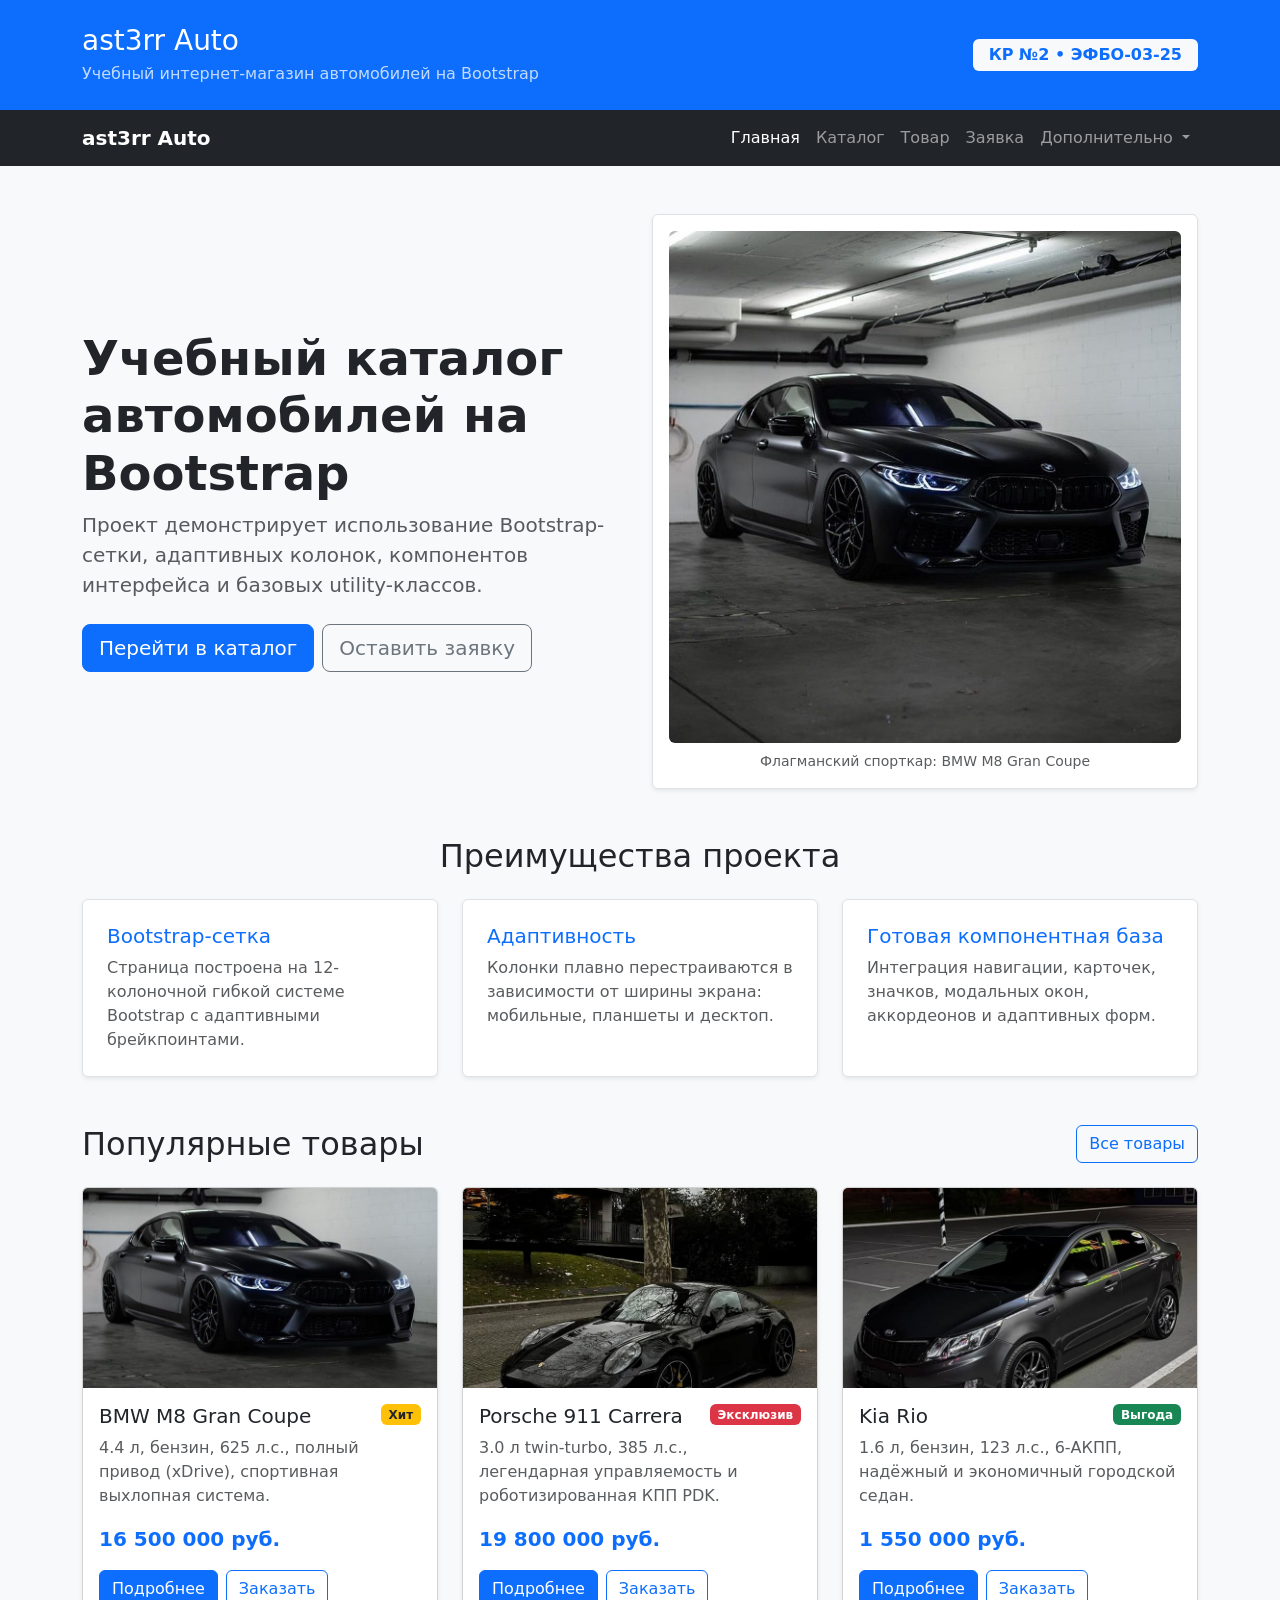
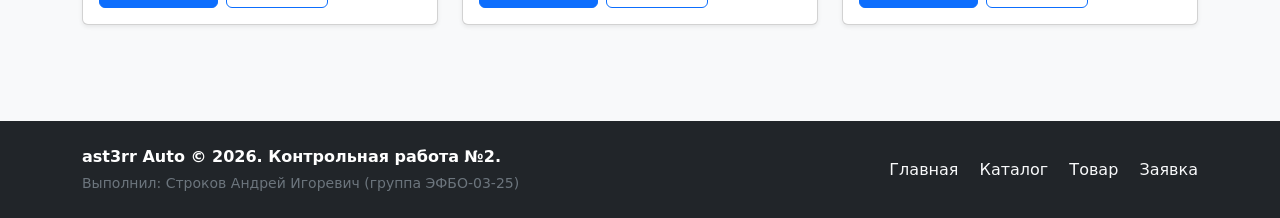
<file: index.html>
<!DOCTYPE html>
<html lang="ru">
<head>
  <meta charset="UTF-8">
  <meta name="viewport" content="width=device-width, initial-scale=1.0">
  <title>Главная — ast3rr Auto | Bootstrap Shop</title>
  <link
    href="https://cdn.jsdelivr.net/npm/bootstrap@5.3.3/dist/css/bootstrap.min.css"
    rel="stylesheet"
  >
  <link rel="stylesheet" href="css/custom.css">
</head>
<body class="bg-light">
  <!-- Шапка страницы -->
  <header class="bg-primary text-white py-4">
    <div class="container">
      <div class="row align-items-center">
        <div class="col-12 col-md-8">
          <h1 class="h3 mb-1">ast3rr Auto</h1>
          <p class="mb-0 opacity-75">
            Учебный интернет-магазин автомобилей на Bootstrap
          </p>
        </div>
        <div class="col-12 col-md-4 text-md-end mt-3 mt-md-0">
          <span class="badge bg-light text-primary fs-6 px-3 py-2">
            КР №2 • ЭФБО-03-25
          </span>
        </div>
      </div>
    </div>
  </header>

  <!-- Bootstrap-навигация -->
  <nav class="navbar navbar-expand-lg navbar-dark bg-dark sticky-top">
    <div class="container">
      <a class="navbar-brand fw-bold" href="index.html">ast3rr Auto</a>
      <button
        class="navbar-toggler"
        type="button"
        data-bs-toggle="collapse"
        data-bs-target="#mainNavbar"
        aria-controls="mainNavbar"
        aria-expanded="false"
        aria-label="Переключить навигацию"
      >
        <span class="navbar-toggler-icon"></span>
      </button>
      <div class="collapse navbar-collapse" id="mainNavbar">
        <ul class="navbar-nav ms-auto">
          <li class="nav-item">
            <a class="nav-link active" aria-current="page" href="index.html">
              Главная
            </a>
          </li>
          <li class="nav-item">
            <a class="nav-link" href="catalog.html">Каталог</a>
          </li>
          <li class="nav-item">
            <a class="nav-link" href="product.html">Товар</a>
          </li>
          <li class="nav-item">
            <a class="nav-link" href="order.html">Заявка</a>
          </li>
          <li class="nav-item dropdown">
            <a
              class="nav-link dropdown-toggle"
              href="#"
              role="button"
              data-bs-toggle="dropdown"
              aria-expanded="false"
            >
              Дополнительно
            </a>
            <ul class="dropdown-menu dropdown-menu-end">
              <li><a class="dropdown-item" href="catalog.html">Все автомобили</a></li>
              <li><a class="dropdown-item" href="order.html">Оформить заявку</a></li>
              <li><hr class="dropdown-divider"></li>
              <li><a class="dropdown-item" href="#popular">Популярные модели</a></li>
            </ul>
          </li>
        </ul>
      </div>
    </div>
  </nav>

  <!-- Основной контент страницы -->
  <main>
    <!-- Hero-блок на Bootstrap-сетке -->
    <section class="container my-5">
      <div class="row align-items-center g-4">
        <div class="col-12 col-lg-6">
          <h2 class="display-5 fw-bold">
            Учебный каталог автомобилей на Bootstrap
          </h2>
          <p class="lead text-muted">
            Проект демонстрирует использование Bootstrap-сетки, адаптивных колонок, компонентов интерфейса и базовых utility-классов.
          </p>
          <div class="d-flex flex-wrap gap-2 pt-2">
            <a class="btn btn-primary btn-lg" href="catalog.html">
              Перейти в каталог
            </a>
            <a class="btn btn-outline-secondary btn-lg" href="order.html">
              Оставить заявку
            </a>
          </div>
        </div>
        <div class="col-12 col-lg-6">
          <div class="p-3 bg-white border rounded shadow-sm text-center">
            <img src="images/bmw-m8.jpg" class="img-fluid rounded" alt="BMW M8 Gran Coupe">
            <p class="small text-muted mt-2 mb-0">Флагманский спорткар: BMW M8 Gran Coupe</p>
          </div>
        </div>
      </div>
    </section>

    <!-- Блок преимуществ -->
    <section class="container my-5">
      <h2 class="text-center mb-4">Преимущества проекта</h2>
      <div class="row g-4">
        <div class="col-12 col-md-4">
          <div class="p-4 border rounded h-100 bg-white shadow-sm">
            <h3 class="h5 text-primary">Bootstrap-сетка</h3>
            <p class="mb-0 text-muted">
              Страница построена на 12-колоночной гибкой системе Bootstrap с адаптивными брейкпоинтами.
            </p>
          </div>
        </div>
        <div class="col-12 col-md-4">
          <div class="p-4 border rounded h-100 bg-white shadow-sm">
            <h3 class="h5 text-primary">Адаптивность</h3>
            <p class="mb-0 text-muted">
              Колонки плавно перестраиваются в зависимости от ширины экрана: мобильные, планшеты и десктоп.
            </p>
          </div>
        </div>
        <div class="col-12 col-md-4">
          <div class="p-4 border rounded h-100 bg-white shadow-sm">
            <h3 class="h5 text-primary">Готовая компонентная база</h3>
            <p class="mb-0 text-muted">
              Интеграция навигации, карточек, значков, модальных окон, аккордеонов и адаптивных форм.
            </p>
          </div>
        </div>
      </div>
    </section>

    <!-- Сетка популярных товаров -->
    <section class="container my-5" id="popular">
      <div class="d-flex justify-content-between align-items-center mb-4">
        <h2 class="mb-0">Популярные товары</h2>
        <a class="btn btn-outline-primary" href="catalog.html">
          Все товары
        </a>
      </div>
      <div class="row g-4">
        <div class="col-12 col-md-6 col-lg-4">
          <div class="card h-100 shadow-sm">
            <img src="images/bmw-m8.jpg" class="card-img-top" alt="BMW M8 Gran Coupe">
            <div class="card-body d-flex flex-column">
              <div class="d-flex justify-content-between align-items-start mb-2">
                <h3 class="card-title h5 mb-0">BMW M8 Gran Coupe</h3>
                <span class="badge bg-warning text-dark">Хит</span>
              </div>
              <p class="card-text text-muted">
                4.4 л, бензин, 625 л.с., полный привод (xDrive), спортивная выхлопная система.
              </p>
              <p class="fw-bold fs-5 mt-auto text-primary">16 500 000 руб.</p>
              <div class="d-flex gap-2">
                <a class="btn btn-primary" href="product.html">Подробнее</a>
                <button
                  class="btn btn-outline-primary"
                  type="button"
                  data-bs-toggle="modal"
                  data-bs-target="#orderModal"
                  data-bs-model="BMW M8 Gran Coupe"
                >
                  Заказать
                </button>
              </div>
            </div>
          </div>
        </div>

        <div class="col-12 col-md-6 col-lg-4">
          <div class="card h-100 shadow-sm">
            <img src="images/porsche-911.jpg" class="card-img-top" alt="Porsche 911 Carrera">
            <div class="card-body d-flex flex-column">
              <div class="d-flex justify-content-between align-items-start mb-2">
                <h3 class="card-title h5 mb-0">Porsche 911 Carrera</h3>
                <span class="badge bg-danger">Эксклюзив</span>
              </div>
              <p class="card-text text-muted">
                3.0 л twin-turbo, 385 л.с., легендарная управляемость и роботизированная КПП PDK.
              </p>
              <p class="fw-bold fs-5 mt-auto text-primary">19 800 000 руб.</p>
              <div class="d-flex gap-2">
                <a class="btn btn-primary" href="product.html">Подробнее</a>
                <button
                  class="btn btn-outline-primary"
                  type="button"
                  data-bs-toggle="modal"
                  data-bs-target="#orderModal"
                  data-bs-model="Porsche 911 Carrera"
                >
                  Заказать
                </button>
              </div>
            </div>
          </div>
        </div>

        <div class="col-12 col-md-6 col-lg-4">
          <div class="card h-100 shadow-sm">
            <img src="images/kia-rio.jpg" class="card-img-top" alt="Kia Rio">
            <div class="card-body d-flex flex-column">
              <div class="d-flex justify-content-between align-items-start mb-2">
                <h3 class="card-title h5 mb-0">Kia Rio</h3>
                <span class="badge bg-success">Выгода</span>
              </div>
              <p class="card-text text-muted">
                1.6 л, бензин, 123 л.с., 6-АКПП, надёжный и экономичный городской седан.
              </p>
              <p class="fw-bold fs-5 mt-auto text-primary">1 550 000 руб.</p>
              <div class="d-flex gap-2">
                <a class="btn btn-primary" href="product.html">Подробнее</a>
                <button
                  class="btn btn-outline-primary"
                  type="button"
                  data-bs-toggle="modal"
                  data-bs-target="#orderModal"
                  data-bs-model="Kia Rio"
                >
                  Заказать
                </button>
              </div>
            </div>
          </div>
        </div>
      </div>
    </section>
  </main>

  <!-- Модальное окно быстрой заявки -->
  <div
    class="modal fade"
    id="orderModal"
    tabindex="-1"
    aria-labelledby="orderModalLabel"
    aria-hidden="true"
  >
    <div class="modal-dialog modal-dialog-centered">
      <div class="modal-content">
        <div class="modal-header">
          <h2 class="modal-title h5" id="orderModalLabel">
            Быстрая заявка на автомобиль
          </h2>
          <button
            type="button"
            class="btn-close"
            data-bs-dismiss="modal"
            aria-label="Закрыть"
          ></button>
        </div>
        <div class="modal-body">
          <p class="text-muted small">
            Оставьте свои контактные данные, и персональный менеджер ast3rr Auto свяжется с вами в течение 15 минут.
          </p>
          <form id="quickOrderForm">
            <div class="mb-3">
              <label for="modal-name" class="form-label">Ваше имя *</label>
              <input id="modal-name" type="text" class="form-control" placeholder="Иван" required>
            </div>
            <div class="mb-3">
              <label for="modal-phone" class="form-label">Номер телефона *</label>
              <div class="input-group">
                <span class="input-group-text">+7</span>
                <input id="modal-phone" type="tel" class="form-control" placeholder="(999) 000-00-00" required>
              </div>
            </div>
            <div class="mb-3">
              <label for="modal-model" class="form-label">Интересующая модель</label>
              <select id="modal-model" class="form-select">
                <option value="BMW M8 Gran Coupe" selected>BMW M8 Gran Coupe</option>
                <option value="Porsche 911 Carrera">Porsche 911 Carrera</option>
                <option value="Kia Rio">Kia Rio</option>
                <option value="Honda Civic">Honda Civic</option>
              </select>
            </div>
            <div class="form-check mb-3">
              <input id="modal-agree" class="form-check-input" type="checkbox" checked required>
              <label class="form-check-label small text-muted" for="modal-agree">
                Согласен на обработку персональных данных
              </label>
            </div>
          </form>
        </div>
        <div class="modal-footer">
          <button type="button" class="btn btn-secondary" data-bs-dismiss="modal">
            Закрыть
          </button>
          <button type="submit" form="quickOrderForm" class="btn btn-primary">
            Отправить заявку
          </button>
        </div>
      </div>
    </div>
  </div>

  <!-- Подвал страницы -->
  <footer class="bg-dark text-white py-4 mt-5">
    <div class="container">
      <div class="row align-items-center g-3">
        <div class="col-12 col-md-6">
          <p class="mb-1 fw-bold">ast3rr Auto &copy; 2026. Контрольная работа №2.</p>
          <p class="mb-0 text-secondary small">
            Выполнил: Строков Андрей Игоревич (группа ЭФБО-03-25)
          </p>
        </div>
        <div class="col-12 col-md-6 text-md-end">
          <a class="text-light text-decoration-none me-3" href="index.html">Главная</a>
          <a class="text-light text-decoration-none me-3" href="catalog.html">Каталог</a>
          <a class="text-light text-decoration-none me-3" href="product.html">Товар</a>
          <a class="text-light text-decoration-none" href="order.html">Заявка</a>
        </div>
      </div>
    </div>
  </footer>

  <!-- Bootstrap JS Bundle c Popper -->
  <script
    src="https://cdn.jsdelivr.net/npm/bootstrap@5.3.3/dist/js/bootstrap.bundle.min.js">
  </script>
</body>
</html>
</file>
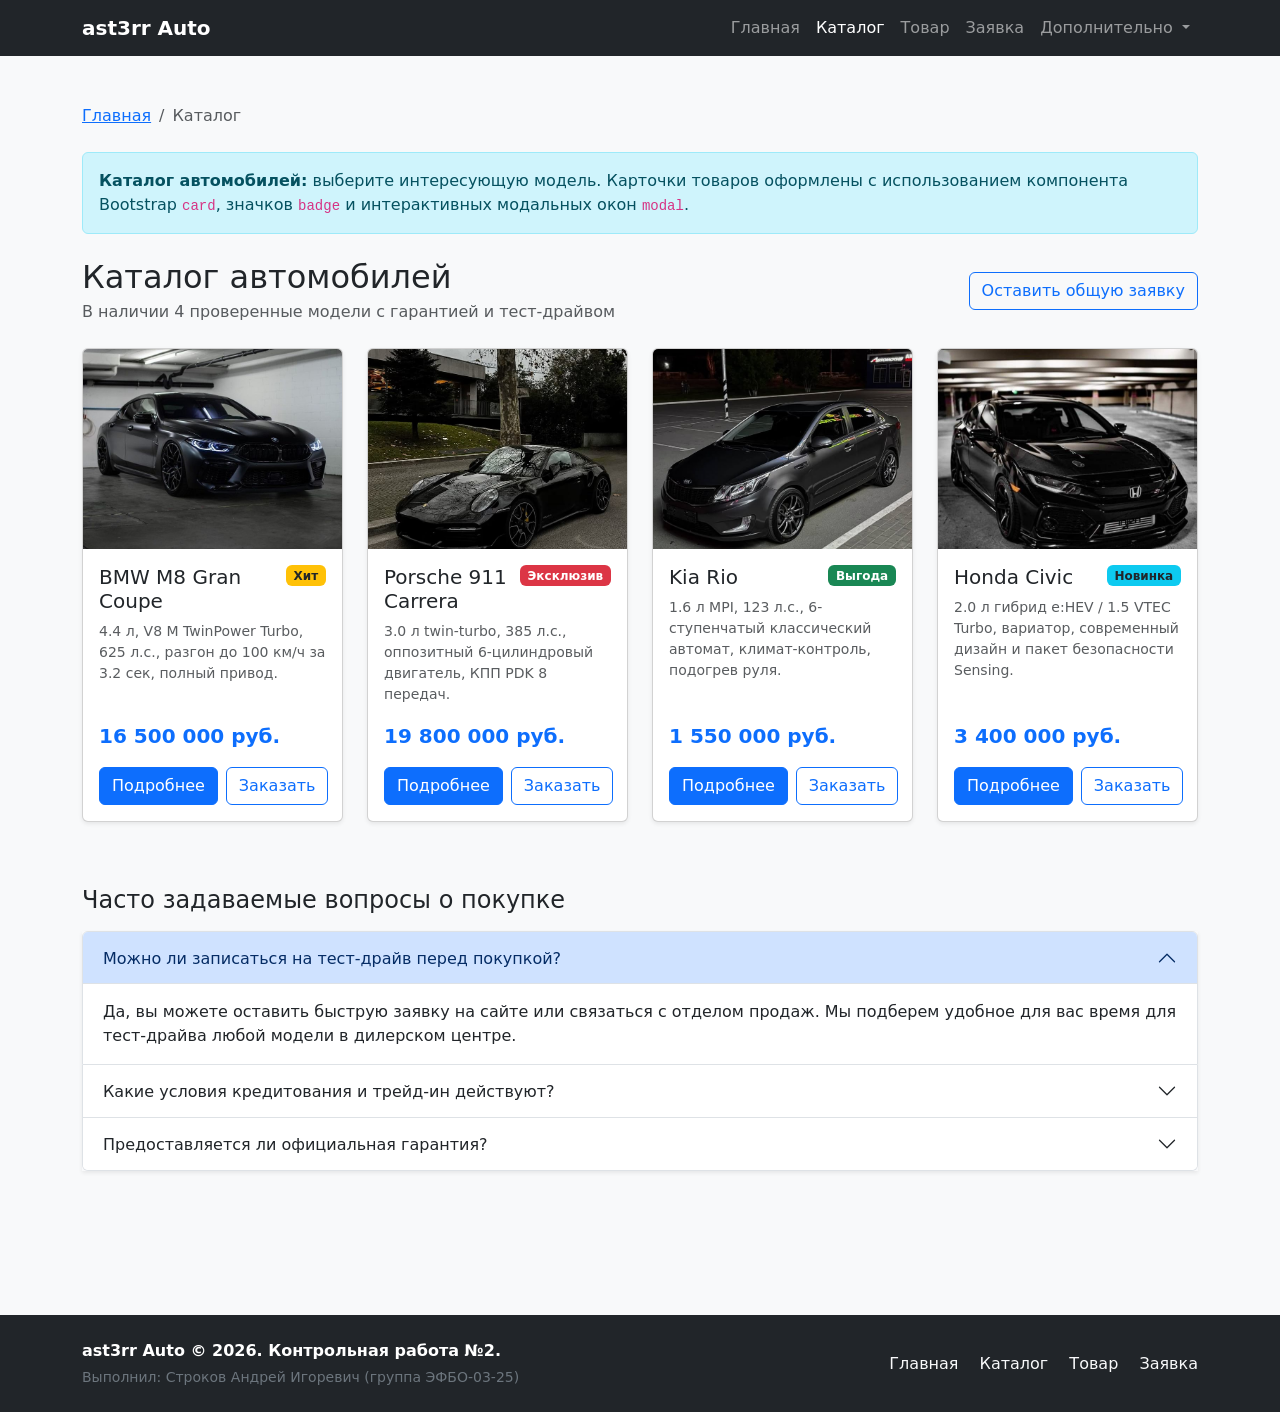
<file: catalog.html>
<!DOCTYPE html>
<html lang="ru">
<head>
  <meta charset="UTF-8">
  <meta name="viewport" content="width=device-width, initial-scale=1.0">
  <title>Каталог автомобилей — ast3rr Auto | Bootstrap Shop</title>
  <link
    href="https://cdn.jsdelivr.net/npm/bootstrap@5.3.3/dist/css/bootstrap.min.css"
    rel="stylesheet"
  >
  <link rel="stylesheet" href="css/custom.css">
</head>
<body class="bg-light">
  <!-- Единая навигация Bootstrap -->
  <nav class="navbar navbar-expand-lg navbar-dark bg-dark sticky-top">
    <div class="container">
      <a class="navbar-brand fw-bold" href="index.html">ast3rr Auto</a>
      <button
        class="navbar-toggler"
        type="button"
        data-bs-toggle="collapse"
        data-bs-target="#mainNavbar"
        aria-controls="mainNavbar"
        aria-expanded="false"
        aria-label="Переключить навигацию"
      >
        <span class="navbar-toggler-icon"></span>
      </button>
      <div class="collapse navbar-collapse" id="mainNavbar">
        <ul class="navbar-nav ms-auto">
          <li class="nav-item">
            <a class="nav-link" href="index.html">Главная</a>
          </li>
          <li class="nav-item">
            <a class="nav-link active" aria-current="page" href="catalog.html">Каталог</a>
          </li>
          <li class="nav-item">
            <a class="nav-link" href="product.html">Товар</a>
          </li>
          <li class="nav-item">
            <a class="nav-link" href="order.html">Заявка</a>
          </li>
          <li class="nav-item dropdown">
            <a
              class="nav-link dropdown-toggle"
              href="#"
              role="button"
              data-bs-toggle="dropdown"
              aria-expanded="false"
            >
              Дополнительно
            </a>
            <ul class="dropdown-menu dropdown-menu-end">
              <li><a class="dropdown-item" href="catalog.html">Все товары</a></li>
              <li><a class="dropdown-item" href="order.html">Оформить заявку</a></li>
              <li><hr class="dropdown-divider"></li>
              <li><a class="dropdown-item" href="index.html#popular">Популярное</a></li>
            </ul>
          </li>
        </ul>
      </div>
    </div>
  </nav>

  <!-- Основной контент каталога -->
  <main class="container my-5">
    <!-- Хлебные крошки -->
    <nav aria-label="breadcrumb" class="mb-4">
      <ol class="breadcrumb">
        <li class="breadcrumb-item"><a href="index.html">Главная</a></li>
        <li class="breadcrumb-item active" aria-current="page">Каталог</li>
      </ol>
    </nav>

    <!-- Информационный Alert -->
    <div class="alert alert-info d-flex align-items-center mb-4" role="alert">
      <div>
        <strong>Каталог автомобилей:</strong> выберите интересующую модель. Карточки товаров оформлены с использованием компонента Bootstrap <code>card</code>, значков <code>badge</code> и интерактивных модальных окон <code>modal</code>.
      </div>
    </div>

    <div class="d-flex flex-wrap justify-content-between align-items-center gap-3 mb-4">
      <div>
        <h1 class="h2 mb-1">Каталог автомобилей</h1>
        <p class="text-muted mb-0">В наличии 4 проверенные модели с гарантией и тест-драйвом</p>
      </div>
      <a class="btn btn-outline-primary" href="order.html">
        Оставить общую заявку
      </a>
    </div>

    <!-- Сетка карточек товаров -->
    <div class="row g-4">
      <!-- Товар 1 -->
      <div class="col-12 col-md-6 col-lg-3">
        <div class="card h-100 shadow-sm">
          <img src="images/bmw-m8.jpg" class="card-img-top" alt="BMW M8 Gran Coupe">
          <div class="card-body d-flex flex-column">
            <div class="d-flex justify-content-between align-items-start mb-2">
              <h2 class="card-title h5 mb-0">BMW M8 Gran Coupe</h2>
              <span class="badge bg-warning text-dark">Хит</span>
            </div>
            <p class="card-text text-muted small">
              4.4 л, V8 M TwinPower Turbo, 625 л.с., разгон до 100 км/ч за 3.2 сек, полный привод.
            </p>
            <p class="fw-bold fs-5 mt-auto text-primary">16 500 000 руб.</p>
            <div class="d-flex gap-2">
              <a class="btn btn-primary flex-grow-1" href="product.html">Подробнее</a>
              <button
                class="btn btn-outline-primary"
                type="button"
                data-bs-toggle="modal"
                data-bs-target="#orderModal"
                data-bs-model="BMW M8 Gran Coupe"
              >
                Заказать
              </button>
            </div>
          </div>
        </div>
      </div>

      <!-- Товар 2 -->
      <div class="col-12 col-md-6 col-lg-3">
        <div class="card h-100 shadow-sm">
          <img src="images/porsche-911.jpg" class="card-img-top" alt="Porsche 911 Carrera">
          <div class="card-body d-flex flex-column">
            <div class="d-flex justify-content-between align-items-start mb-2">
              <h2 class="card-title h5 mb-0">Porsche 911 Carrera</h2>
              <span class="badge bg-danger">Эксклюзив</span>
            </div>
            <p class="card-text text-muted small">
              3.0 л twin-turbo, 385 л.с., оппозитный 6-цилиндровый двигатель, КПП PDK 8 передач.
            </p>
            <p class="fw-bold fs-5 mt-auto text-primary">19 800 000 руб.</p>
            <div class="d-flex gap-2">
              <a class="btn btn-primary flex-grow-1" href="product.html">Подробнее</a>
              <button
                class="btn btn-outline-primary"
                type="button"
                data-bs-toggle="modal"
                data-bs-target="#orderModal"
                data-bs-model="Porsche 911 Carrera"
              >
                Заказать
              </button>
            </div>
          </div>
        </div>
      </div>

      <!-- Товар 3 -->
      <div class="col-12 col-md-6 col-lg-3">
        <div class="card h-100 shadow-sm">
          <img src="images/kia-rio.jpg" class="card-img-top" alt="Kia Rio">
          <div class="card-body d-flex flex-column">
            <div class="d-flex justify-content-between align-items-start mb-2">
              <h2 class="card-title h5 mb-0">Kia Rio</h2>
              <span class="badge bg-success">Выгода</span>
            </div>
            <p class="card-text text-muted small">
              1.6 л MPI, 123 л.с., 6-ступенчатый классический автомат, климат-контроль, подогрев руля.
            </p>
            <p class="fw-bold fs-5 mt-auto text-primary">1 550 000 руб.</p>
            <div class="d-flex gap-2">
              <a class="btn btn-primary flex-grow-1" href="product.html">Подробнее</a>
              <button
                class="btn btn-outline-primary"
                type="button"
                data-bs-toggle="modal"
                data-bs-target="#orderModal"
                data-bs-model="Kia Rio"
              >
                Заказать
              </button>
            </div>
          </div>
        </div>
      </div>

      <!-- Товар 4 -->
      <div class="col-12 col-md-6 col-lg-3">
        <div class="card h-100 shadow-sm">
          <img src="images/honda-civic.jpg" class="card-img-top" alt="Honda Civic">
          <div class="card-body d-flex flex-column">
            <div class="d-flex justify-content-between align-items-start mb-2">
              <h2 class="card-title h5 mb-0">Honda Civic</h2>
              <span class="badge bg-info text-dark">Новинка</span>
            </div>
            <p class="card-text text-muted small">
              2.0 л гибрид e:HEV / 1.5 VTEC Turbo, вариатор, современный дизайн и пакет безопасности Sensing.
            </p>
            <p class="fw-bold fs-5 mt-auto text-primary">3 400 000 руб.</p>
            <div class="d-flex gap-2">
              <a class="btn btn-primary flex-grow-1" href="product.html">Подробнее</a>
              <button
                class="btn btn-outline-primary"
                type="button"
                data-bs-toggle="modal"
                data-bs-target="#orderModal"
                data-bs-model="Honda Civic"
              >
                Заказать
              </button>
            </div>
          </div>
        </div>
      </div>
    </div>

    <!-- Дополнительный компонент: Accordion FAQ -->
    <section class="my-5 pt-3">
      <h2 class="h4 mb-3">Часто задаваемые вопросы о покупке</h2>
      <div class="accordion shadow-sm" id="catalogFaq">
        <div class="accordion-item">
          <h3 class="accordion-header" id="headingOne">
            <button
              class="accordion-button"
              type="button"
              data-bs-toggle="collapse"
              data-bs-target="#collapseOne"
              aria-expanded="true"
              aria-controls="collapseOne"
            >
              Можно ли записаться на тест-драйв перед покупкой?
            </button>
          </h3>
          <div
            id="collapseOne"
            class="accordion-collapse collapse show"
            aria-labelledby="headingOne"
            data-bs-parent="#catalogFaq"
          >
            <div class="accordion-body">
              Да, вы можете оставить быструю заявку на сайте или связаться с отделом продаж. Мы подберем удобное для вас время для тест-драйва любой модели в дилерском центре.
            </div>
          </div>
        </div>
        <div class="accordion-item">
          <h3 class="accordion-header" id="headingTwo">
            <button
              class="accordion-button collapsed"
              type="button"
              data-bs-toggle="collapse"
              data-bs-target="#collapseTwo"
              aria-expanded="false"
              aria-controls="collapseTwo"
            >
              Какие условия кредитования и трейд-ин действуют?
            </button>
          </h3>
          <div
            id="collapseTwo"
            class="accordion-collapse collapse"
            aria-labelledby="headingTwo"
            data-bs-parent="#catalogFaq"
          >
            <div class="accordion-body">
              В автосалоне <strong>ast3rr Auto</strong> действует программа Trade-In с дополнительной скидкой до 200 000 руб., а также выгодные ставки по автокредитам от ведущих банков-партнеров.
            </div>
          </div>
        </div>
        <div class="accordion-item">
          <h3 class="accordion-header" id="headingThree">
            <button
              class="accordion-button collapsed"
              type="button"
              data-bs-toggle="collapse"
              data-bs-target="#collapseThree"
              aria-expanded="false"
              aria-controls="collapseThree"
            >
              Предоставляется ли официальная гарантия?
            </button>
          </h3>
          <div
            id="collapseThree"
            class="accordion-collapse collapse"
            aria-labelledby="headingThree"
            data-bs-parent="#catalogFaq"
          >
            <div class="accordion-body">
              Все представленные в каталоге автомобили проходят полную техническую диагностику и сопровождаются юридической чистотой и гарантией до 3 лет или 100 000 км пробега.
            </div>
          </div>
        </div>
      </div>
    </section>
  </main>

  <!-- Модальное окно заказа -->
  <div
    class="modal fade"
    id="orderModal"
    tabindex="-1"
    aria-labelledby="orderModalLabel"
    aria-hidden="true"
  >
    <div class="modal-dialog modal-dialog-centered">
      <div class="modal-content">
        <div class="modal-header">
          <h2 class="modal-title h5" id="orderModalLabel">
            Быстрая заявка
          </h2>
          <button
            type="button"
            class="btn-close"
            data-bs-dismiss="modal"
            aria-label="Закрыть"
          ></button>
        </div>
        <div class="modal-body">
          <p class="text-muted small">
            Оставьте контактные данные, и персональный консультант свяжется с вами для уточнения деталей.
          </p>
          <form id="catalogOrderForm">
            <div class="mb-3">
              <label for="modal-name" class="form-label">Имя *</label>
              <input id="modal-name" type="text" class="form-control" placeholder="Иван" required>
            </div>
            <div class="mb-3">
              <label for="modal-phone" class="form-label">Телефон *</label>
              <div class="input-group">
                <span class="input-group-text">+7</span>
                <input id="modal-phone" type="tel" class="form-control" placeholder="(900) 000-00-00" required>
              </div>
            </div>
            <div class="mb-3">
              <label for="modal-select-car" class="form-label">Автомобиль</label>
              <select id="modal-select-car" class="form-select">
                <option value="BMW M8 Gran Coupe">BMW M8 Gran Coupe</option>
                <option value="Porsche 911 Carrera">Porsche 911 Carrera</option>
                <option value="Kia Rio">Kia Rio</option>
                <option value="Honda Civic">Honda Civic</option>
              </select>
            </div>
            <div class="form-check mb-3">
              <input id="modal-agree" class="form-check-input" type="checkbox" checked required>
              <label class="form-check-label small" for="modal-agree">
                Согласен на обработку персональных данных
              </label>
            </div>
          </form>
        </div>
        <div class="modal-footer">
          <button type="button" class="btn btn-secondary" data-bs-dismiss="modal">
            Закрыть
          </button>
          <button type="submit" form="catalogOrderForm" class="btn btn-primary">
            Отправить
          </button>
        </div>
      </div>
    </div>
  </div>

  <!-- Подвал страницы -->
  <footer class="bg-dark text-white py-4 mt-5">
    <div class="container">
      <div class="row align-items-center g-3">
        <div class="col-12 col-md-6">
          <p class="mb-1 fw-bold">ast3rr Auto &copy; 2026. Контрольная работа №2.</p>
          <p class="mb-0 text-secondary small">
            Выполнил: Строков Андрей Игоревич (группа ЭФБО-03-25)
          </p>
        </div>
        <div class="col-12 col-md-6 text-md-end">
          <a class="text-light text-decoration-none me-3" href="index.html">Главная</a>
          <a class="text-light text-decoration-none me-3" href="catalog.html">Каталог</a>
          <a class="text-light text-decoration-none me-3" href="product.html">Товар</a>
          <a class="text-light text-decoration-none" href="order.html">Заявка</a>
        </div>
      </div>
    </div>
  </footer>

  <!-- Bootstrap JS Bundle -->
  <script
    src="https://cdn.jsdelivr.net/npm/bootstrap@5.3.3/dist/js/bootstrap.bundle.min.js">
  </script>
</body>
</html>
</file>
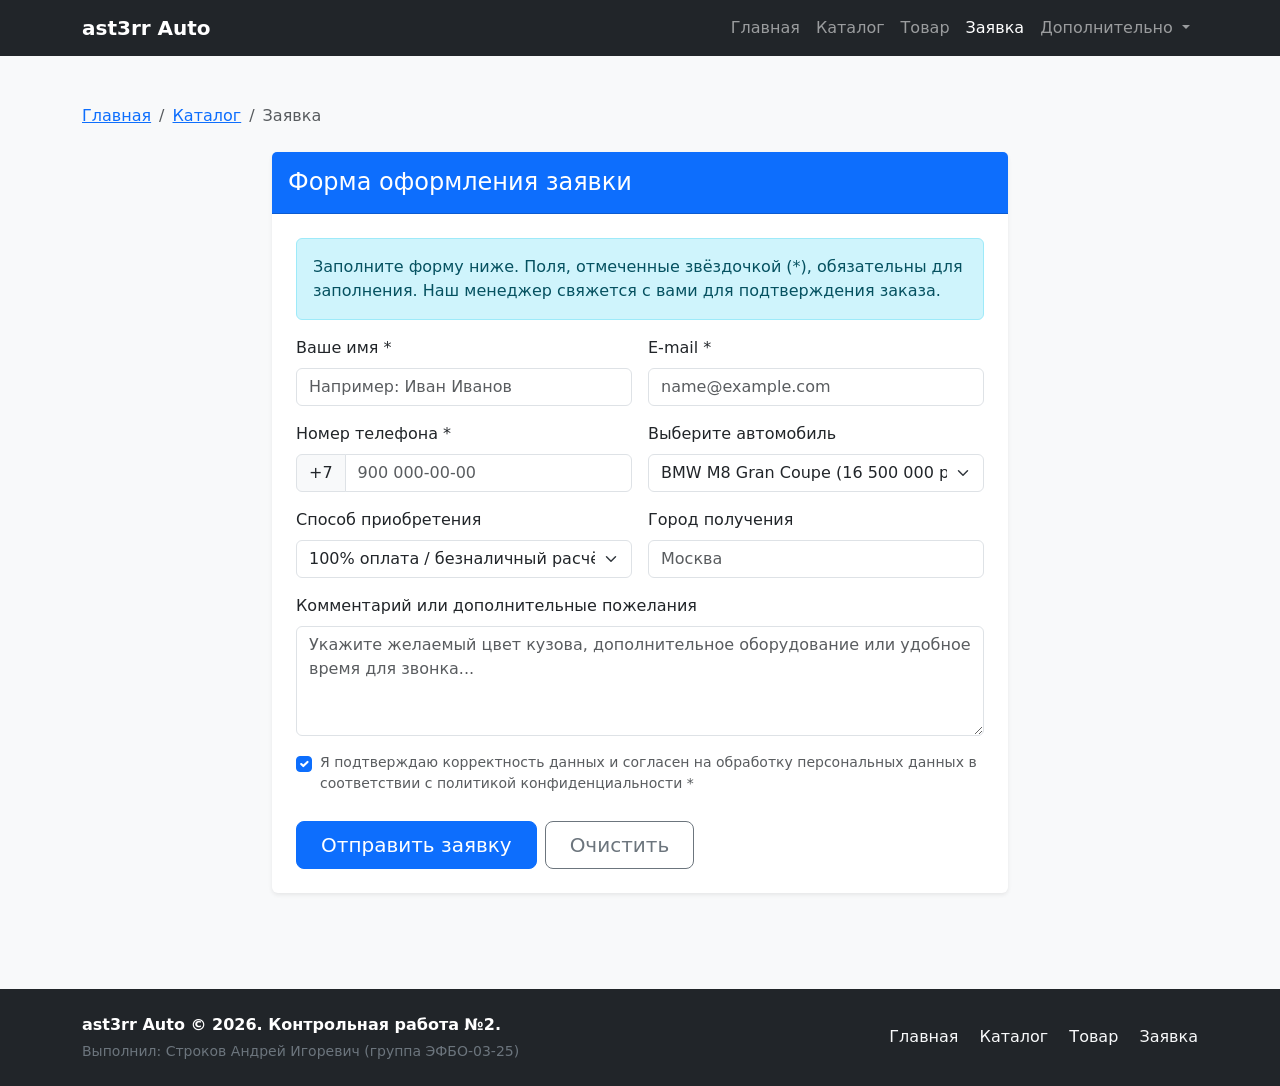
<file: order.html>
<!DOCTYPE html>
<html lang="ru">
<head>
  <meta charset="UTF-8">
  <meta name="viewport" content="width=device-width, initial-scale=1.0">
  <title>Оформление заявки — ast3rr Auto | Bootstrap Shop</title>
  <link
    href="https://cdn.jsdelivr.net/npm/bootstrap@5.3.3/dist/css/bootstrap.min.css"
    rel="stylesheet"
  >
  <link rel="stylesheet" href="css/custom.css">
</head>
<body class="bg-light">
  <!-- Единая навигация Bootstrap -->
  <nav class="navbar navbar-expand-lg navbar-dark bg-dark sticky-top">
    <div class="container">
      <a class="navbar-brand fw-bold" href="index.html">ast3rr Auto</a>
      <button
        class="navbar-toggler"
        type="button"
        data-bs-toggle="collapse"
        data-bs-target="#mainNavbar"
        aria-controls="mainNavbar"
        aria-expanded="false"
        aria-label="Переключить навигацию"
      >
        <span class="navbar-toggler-icon"></span>
      </button>
      <div class="collapse navbar-collapse" id="mainNavbar">
        <ul class="navbar-nav ms-auto">
          <li class="nav-item">
            <a class="nav-link" href="index.html">Главная</a>
          </li>
          <li class="nav-item">
            <a class="nav-link" href="catalog.html">Каталог</a>
          </li>
          <li class="nav-item">
            <a class="nav-link" href="product.html">Товар</a>
          </li>
          <li class="nav-item">
            <a class="nav-link active" aria-current="page" href="order.html">Заявка</a>
          </li>
          <li class="nav-item dropdown">
            <a
              class="nav-link dropdown-toggle"
              href="#"
              role="button"
              data-bs-toggle="dropdown"
              aria-expanded="false"
            >
              Дополнительно
            </a>
            <ul class="dropdown-menu dropdown-menu-end">
              <li><a class="dropdown-item" href="catalog.html">Все товары</a></li>
              <li><a class="dropdown-item" href="order.html">Оформить заявку</a></li>
              <li><hr class="dropdown-divider"></li>
              <li><a class="dropdown-item" href="index.html#popular">Популярное</a></li>
            </ul>
          </li>
        </ul>
      </div>
    </div>
  </nav>

  <!-- Основной контент страницы оформления заказа -->
  <main class="container my-5">
    <!-- Хлебные крошки -->
    <nav aria-label="breadcrumb" class="mb-4">
      <ol class="breadcrumb">
        <li class="breadcrumb-item"><a href="index.html">Главная</a></li>
        <li class="breadcrumb-item"><a href="catalog.html">Каталог</a></li>
        <li class="breadcrumb-item active" aria-current="page">Заявка</li>
      </ol>
    </nav>

    <div class="row justify-content-center">
      <div class="col-12 col-lg-8">
        <div class="card shadow-sm border-0">
          <div class="card-header bg-primary text-white py-3">
            <h1 class="h4 mb-0">Форма оформления заявки</h1>
          </div>
          <div class="card-body p-4">
            <div class="alert alert-info d-flex align-items-center" role="alert">
              <div>
                Заполните форму ниже. Поля, отмеченные звёздочкой (*), обязательны для заполнения. Наш менеджер свяжется с вами для подтверждения заказа.
              </div>
            </div>

            <form id="mainOrderForm" onsubmit="event.preventDefault(); const modal = new bootstrap.Modal(document.getElementById('successModal')); modal.show();">
              <div class="row g-3">
                <!-- Поле: Имя -->
                <div class="col-12 col-md-6">
                  <label for="order-name" class="form-label">Ваше имя *</label>
                  <input
                    id="order-name"
                    name="name"
                    type="text"
                    class="form-control"
                    placeholder="Например: Иван Иванов"
                    required
                  >
                </div>

                <!-- Поле: Email -->
                <div class="col-12 col-md-6">
                  <label for="order-email" class="form-label">E-mail *</label>
                  <input
                    id="order-email"
                    name="email"
                    type="email"
                    class="form-control"
                    placeholder="name@example.com"
                    required
                  >
                </div>

                <!-- Поле: Телефон с Input Group -->
                <div class="col-12 col-md-6">
                  <label for="order-phone" class="form-label">Номер телефона *</label>
                  <div class="input-group">
                    <span class="input-group-text">+7</span>
                    <input
                      id="order-phone"
                      name="phone"
                      type="tel"
                      class="form-control"
                      placeholder="900 000-00-00"
                      required
                    >
                  </div>
                </div>

                <!-- Поле: Выбор товара (Select) -->
                <div class="col-12 col-md-6">
                  <label for="order-product" class="form-label">Выберите автомобиль</label>
                  <select id="order-product" name="product" class="form-select">
                    <option value="" disabled>-- Выберите модель из каталога --</option>
                    <option value="bmw-m8" selected>BMW M8 Gran Coupe (16 500 000 руб.)</option>
                    <option value="porsche-911">Porsche 911 Carrera (19 800 000 руб.)</option>
                    <option value="kia-rio">Kia Rio (1 550 000 руб.)</option>
                    <option value="honda-civic">Honda Civic (3 400 000 руб.)</option>
                  </select>
                </div>

                <!-- Поле: Способ приобретения -->
                <div class="col-12 col-md-6">
                  <label for="order-payment" class="form-label">Способ приобретения</label>
                  <select id="order-payment" name="payment" class="form-select">
                    <option value="cash" selected>100% оплата / безналичный расчёт</option>
                    <option value="tradein">Trade-In (обмен старого авто)</option>
                    <option value="credit">Выгодный автокредит</option>
                    <option value="lease">Лизинг для юридических лиц</option>
                  </select>
                </div>

                <!-- Поле: Город получения -->
                <div class="col-12 col-md-6">
                  <label for="order-city" class="form-label">Город получения</label>
                  <input
                    id="order-city"
                    name="city"
                    type="text"
                    class="form-control"
                    placeholder="Москва"
                  >
                </div>

                <!-- Поле: Комментарий -->
                <div class="col-12">
                  <label for="order-comment" class="form-label">Комментарий или дополнительные пожелания</label>
                  <textarea
                    id="order-comment"
                    name="comment"
                    class="form-control"
                    rows="4"
                    placeholder="Укажите желаемый цвет кузова, дополнительное оборудование или удобное время для звонка..."
                  ></textarea>
                </div>

                <!-- Поле: Чекбокс согласия -->
                <div class="col-12">
                  <div class="form-check">
                    <input id="order-agree" class="form-check-input" type="checkbox" required checked>
                    <label class="form-check-label text-muted small" for="order-agree">
                      Я подтверждаю корректность данных и согласен на обработку персональных данных в соответствии с политикой конфиденциальности *
                    </label>
                  </div>
                </div>

                <!-- Кнопки формы -->
                <div class="col-12 d-flex flex-wrap gap-2 pt-2">
                  <button class="btn btn-primary btn-lg px-4" type="submit">
                    Отправить заявку
                  </button>
                  <button class="btn btn-outline-secondary btn-lg px-4" type="reset">
                    Очистить
                  </button>
                </div>
              </div>
            </form>
          </div>
        </div>
      </div>
    </div>
  </main>

  <!-- Модальное окно подтверждения успешной отправки -->
  <div
    class="modal fade"
    id="successModal"
    tabindex="-1"
    aria-labelledby="successModalLabel"
    aria-hidden="true"
  >
    <div class="modal-dialog modal-dialog-centered">
      <div class="modal-content">
        <div class="modal-header bg-success text-white">
          <h2 class="modal-title h5" id="successModalLabel">
            Заявка успешно отправлена!
          </h2>
          <button
            type="button"
            class="btn-close btn-close-white"
            data-bs-dismiss="modal"
            aria-label="Закрыть"
          ></button>
        </div>
        <div class="modal-body py-4 text-center">
          <div class="mb-3">
            <span class="badge bg-success rounded-circle p-3 fs-3">✓</span>
          </div>
          <h3 class="h5">Спасибо за обращение в ast3rr Auto!</h3>
          <p class="text-muted mb-0">
            Ваша заявка принята в обработку. Менеджер дилерского центра свяжется с вами по указанному номеру телефона.
          </p>
        </div>
        <div class="modal-footer justify-content-center">
          <button type="button" class="btn btn-primary" data-bs-dismiss="modal">
            Понятно, спасибо
          </button>
        </div>
      </div>
    </div>
  </div>

  <!-- Подвал страницы -->
  <footer class="bg-dark text-white py-4 mt-5">
    <div class="container">
      <div class="row align-items-center g-3">
        <div class="col-12 col-md-6">
          <p class="mb-1 fw-bold">ast3rr Auto &copy; 2026. Контрольная работа №2.</p>
          <p class="mb-0 text-secondary small">
            Выполнил: Строков Андрей Игоревич (группа ЭФБО-03-25)
          </p>
        </div>
        <div class="col-12 col-md-6 text-md-end">
          <a class="text-light text-decoration-none me-3" href="index.html">Главная</a>
          <a class="text-light text-decoration-none me-3" href="catalog.html">Каталог</a>
          <a class="text-light text-decoration-none me-3" href="product.html">Товар</a>
          <a class="text-light text-decoration-none" href="order.html">Заявка</a>
        </div>
      </div>
    </div>
  </footer>

  <!-- Bootstrap JS Bundle -->
  <script
    src="https://cdn.jsdelivr.net/npm/bootstrap@5.3.3/dist/js/bootstrap.bundle.min.js">
  </script>
</body>
</html>
</file>
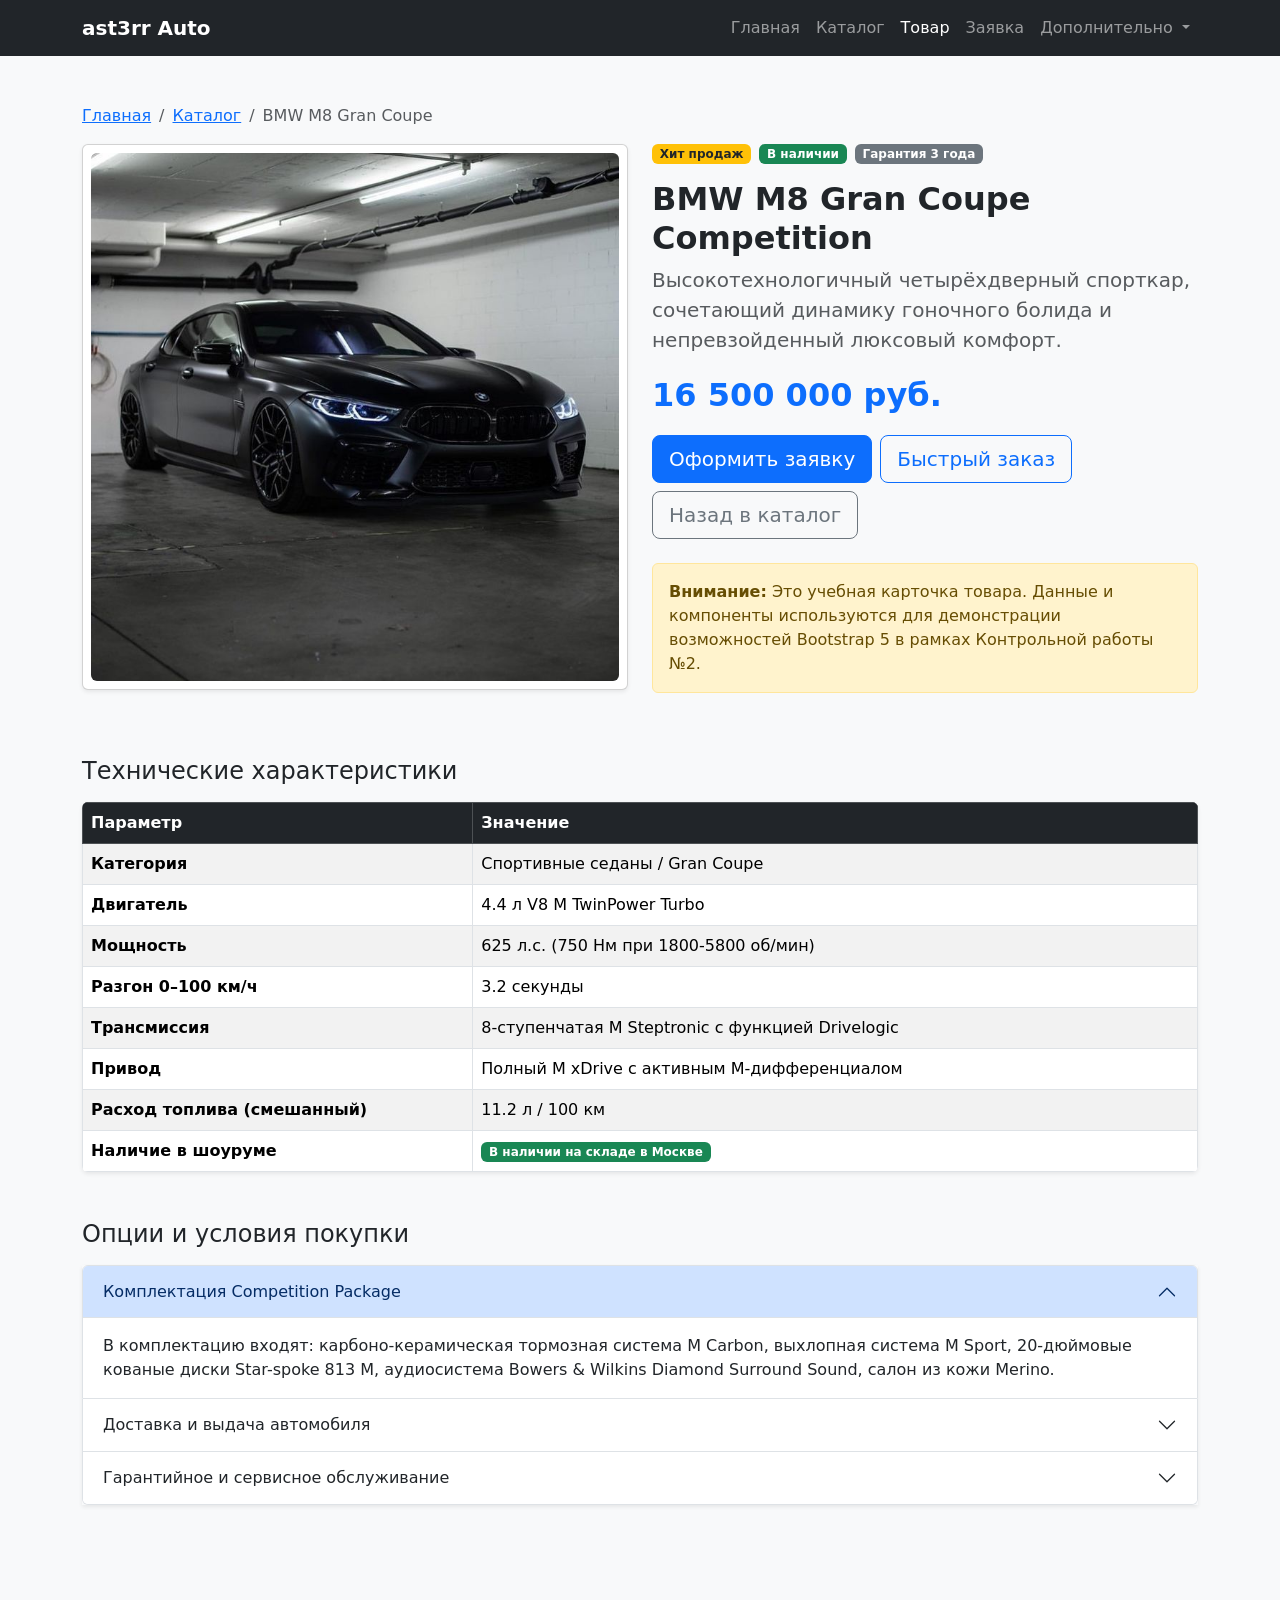
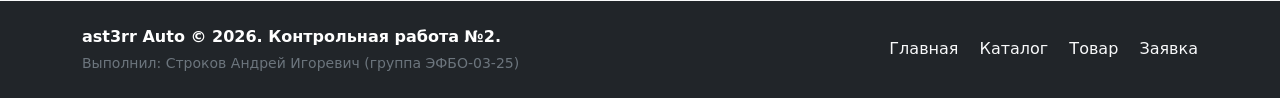
<file: product.html>
<!DOCTYPE html>
<html lang="ru">
<head>
  <meta charset="UTF-8">
  <meta name="viewport" content="width=device-width, initial-scale=1.0">
  <title>BMW M8 Gran Coupe — ast3rr Auto | Bootstrap Shop</title>
  <link
    href="https://cdn.jsdelivr.net/npm/bootstrap@5.3.3/dist/css/bootstrap.min.css"
    rel="stylesheet"
  >
  <link rel="stylesheet" href="css/custom.css">
</head>
<body class="bg-light">
  <!-- Единая навигация Bootstrap -->
  <nav class="navbar navbar-expand-lg navbar-dark bg-dark sticky-top">
    <div class="container">
      <a class="navbar-brand fw-bold" href="index.html">ast3rr Auto</a>
      <button
        class="navbar-toggler"
        type="button"
        data-bs-toggle="collapse"
        data-bs-target="#mainNavbar"
        aria-controls="mainNavbar"
        aria-expanded="false"
        aria-label="Переключить навигацию"
      >
        <span class="navbar-toggler-icon"></span>
      </button>
      <div class="collapse navbar-collapse" id="mainNavbar">
        <ul class="navbar-nav ms-auto">
          <li class="nav-item">
            <a class="nav-link" href="index.html">Главная</a>
          </li>
          <li class="nav-item">
            <a class="nav-link" href="catalog.html">Каталог</a>
          </li>
          <li class="nav-item">
            <a class="nav-link active" aria-current="page" href="product.html">Товар</a>
          </li>
          <li class="nav-item">
            <a class="nav-link" href="order.html">Заявка</a>
          </li>
          <li class="nav-item dropdown">
            <a
              class="nav-link dropdown-toggle"
              href="#"
              role="button"
              data-bs-toggle="dropdown"
              aria-expanded="false"
            >
              Дополнительно
            </a>
            <ul class="dropdown-menu dropdown-menu-end">
              <li><a class="dropdown-item" href="catalog.html">Все товары</a></li>
              <li><a class="dropdown-item" href="order.html">Оформить заявку</a></li>
              <li><hr class="dropdown-divider"></li>
              <li><a class="dropdown-item" href="index.html#popular">Популярное</a></li>
            </ul>
          </li>
        </ul>
      </div>
    </div>
  </nav>

  <!-- Основной контент карточки товара -->
  <main class="container my-5">
    <!-- Хлебные крошки (Breadcrumb) -->
    <nav aria-label="breadcrumb">
      <ol class="breadcrumb">
        <li class="breadcrumb-item"><a href="index.html">Главная</a></li>
        <li class="breadcrumb-item"><a href="catalog.html">Каталог</a></li>
        <li class="breadcrumb-item active" aria-current="page">BMW M8 Gran Coupe</li>
      </ol>
    </nav>

    <!-- Верхний блок товара (сетка на 2 колонки) -->
    <div class="row g-4 align-items-start">
      <div class="col-12 col-lg-6">
        <div class="card shadow-sm p-2 bg-white">
          <img src="images/bmw-m8.jpg" class="img-fluid rounded" alt="BMW M8 Gran Coupe">
        </div>
      </div>
      <div class="col-12 col-lg-6">
        <div class="d-flex gap-2 mb-3">
          <span class="badge bg-warning text-dark">Хит продаж</span>
          <span class="badge bg-success">В наличии</span>
          <span class="badge bg-secondary">Гарантия 3 года</span>
        </div>
        <h1 class="h2 fw-bold">BMW M8 Gran Coupe Competition</h1>
        <p class="lead text-muted">
          Высокотехнологичный четырёхдверный спорткар, сочетающий динамику гоночного болида и непревзойденный люксовый комфорт.
        </p>
        <p class="fs-2 fw-bold text-primary mb-3">16 500 000 руб.</p>

        <div class="d-flex flex-wrap gap-2 mb-4">
          <a class="btn btn-primary btn-lg" href="order.html">
            Оформить заявку
          </a>
          <button
            class="btn btn-outline-primary btn-lg"
            type="button"
            data-bs-toggle="modal"
            data-bs-target="#orderModal"
          >
            Быстрый заказ
          </button>
          <a class="btn btn-outline-secondary btn-lg" href="catalog.html">
            Назад в каталог
          </a>
        </div>

        <div class="alert alert-warning" role="alert">
          <strong>Внимание:</strong> Это учебная карточка товара. Данные и компоненты используются для демонстрации возможностей Bootstrap 5 в рамках Контрольной работы №2.
        </div>
      </div>
    </div>

    <!-- Таблица характеристик товара -->
    <section class="mt-5">
      <h2 class="h4 mb-3">Технические характеристики</h2>
      <div class="table-responsive shadow-sm rounded">
        <table class="table table-striped table-hover table-bordered align-middle mb-0">
          <thead class="table-dark">
            <tr>
              <th scope="col" style="width: 35%;">Параметр</th>
              <th scope="col">Значение</th>
            </tr>
          </thead>
          <tbody>
            <tr>
              <th scope="row">Категория</th>
              <td>Спортивные седаны / Gran Coupe</td>
            </tr>
            <tr>
              <th scope="row">Двигатель</th>
              <td>4.4 л V8 M TwinPower Turbo</td>
            </tr>
            <tr>
              <th scope="row">Мощность</th>
              <td>625 л.с. (750 Нм при 1800-5800 об/мин)</td>
            </tr>
            <tr>
              <th scope="row">Разгон 0–100 км/ч</th>
              <td>3.2 секунды</td>
            </tr>
            <tr>
              <th scope="row">Трансмиссия</th>
              <td>8-ступенчатая M Steptronic с функцией Drivelogic</td>
            </tr>
            <tr>
              <th scope="row">Привод</th>
              <td>Полный M xDrive с активным M-дифференциалом</td>
            </tr>
            <tr>
              <th scope="row">Расход топлива (смешанный)</th>
              <td>11.2 л / 100 км</td>
            </tr>
            <tr>
              <th scope="row">Наличие в шоуруме</th>
              <td><span class="badge bg-success">В наличии на складе в Москве</span></td>
            </tr>
          </tbody>
        </table>
      </div>
    </section>

    <!-- Дополнительный компонент: Accordion для деталей комплектации -->
    <section class="mt-5">
      <h2 class="h4 mb-3">Опции и условия покупки</h2>
      <div class="accordion shadow-sm" id="productDetailsAccordion">
        <div class="accordion-item">
          <h3 class="accordion-header" id="detailsHeadingOne">
            <button
              class="accordion-button"
              type="button"
              data-bs-toggle="collapse"
              data-bs-target="#detailsCollapseOne"
              aria-expanded="true"
              aria-controls="detailsCollapseOne"
            >
              Комплектация Competition Package
            </button>
          </h3>
          <div
            id="detailsCollapseOne"
            class="accordion-collapse collapse show"
            aria-labelledby="detailsHeadingOne"
            data-bs-parent="#productDetailsAccordion"
          >
            <div class="accordion-body">
              В комплектацию входят: карбоно-керамическая тормозная система M Carbon, выхлопная система M Sport, 20-дюймовые кованые диски Star-spoke 813 M, аудиосистема Bowers & Wilkins Diamond Surround Sound, салон из кожи Merino.
            </div>
          </div>
        </div>
        <div class="accordion-item">
          <h3 class="accordion-header" id="detailsHeadingTwo">
            <button
              class="accordion-button collapsed"
              type="button"
              data-bs-toggle="collapse"
              data-bs-target="#detailsCollapseTwo"
              aria-expanded="false"
              aria-controls="detailsCollapseTwo"
            >
              Доставка и выдача автомобиля
            </button>
          </h3>
          <div
            id="detailsCollapseTwo"
            class="accordion-collapse collapse"
            aria-labelledby="detailsHeadingTwo"
            data-bs-parent="#productDetailsAccordion"
          >
            <div class="accordion-body">
              Выдача возможна в день оплаты в флагманском дилерском центре либо доставка специализированным закрытым эвакуатором в любой город РФ.
            </div>
          </div>
        </div>
        <div class="accordion-item">
          <h3 class="accordion-header" id="detailsHeadingThree">
            <button
              class="accordion-button collapsed"
              type="button"
              data-bs-toggle="collapse"
              data-bs-target="#detailsCollapseThree"
              aria-expanded="false"
              aria-controls="detailsCollapseThree"
            >
              Гарантийное и сервисное обслуживание
            </button>
          </h3>
          <div
            id="detailsCollapseThree"
            class="accordion-collapse collapse"
            aria-labelledby="detailsHeadingThree"
            data-bs-parent="#productDetailsAccordion"
          >
            <div class="accordion-body">
              Автомобиль обеспечивается заводской гарантией 3 года или 100 000 км пробега с круглосуточной программой поддержки на дорогах «M Assistance».
            </div>
          </div>
        </div>
      </div>
    </section>
  </main>

  <!-- Модальное окно быстрой заявки -->
  <div
    class="modal fade"
    id="orderModal"
    tabindex="-1"
    aria-labelledby="orderModalLabel"
    aria-hidden="true"
  >
    <div class="modal-dialog modal-dialog-centered">
      <div class="modal-content">
        <div class="modal-header">
          <h2 class="modal-title h5" id="orderModalLabel">
            Заказ BMW M8 Gran Coupe
          </h2>
          <button
            type="button"
            class="btn-close"
            data-bs-dismiss="modal"
            aria-label="Закрыть"
          ></button>
        </div>
        <div class="modal-body">
          <p class="text-muted small">
            Заполните форму, и мы забронируем за вами данный автомобиль по специальной цене 16 500 000 руб.
          </p>
          <form id="productOrderForm">
            <div class="mb-3">
              <label for="modal-name" class="form-label">Имя *</label>
              <input id="modal-name" type="text" class="form-control" placeholder="Иван" required>
            </div>
            <div class="mb-3">
              <label for="modal-phone" class="form-label">Телефон *</label>
              <div class="input-group">
                <span class="input-group-text">+7</span>
                <input id="modal-phone" type="tel" class="form-control" placeholder="(900) 000-00-00" required>
              </div>
            </div>
            <div class="form-check mb-3">
              <input id="modal-agree" class="form-check-input" type="checkbox" checked required>
              <label class="form-check-label small" for="modal-agree">
                Согласен на обработку персональных данных
              </label>
            </div>
          </form>
        </div>
        <div class="modal-footer">
          <button type="button" class="btn btn-secondary" data-bs-dismiss="modal">
            Закрыть
          </button>
          <button type="submit" form="productOrderForm" class="btn btn-primary">
            Подтвердить заказ
          </button>
        </div>
      </div>
    </div>
  </div>

  <!-- Подвал страницы -->
  <footer class="bg-dark text-white py-4 mt-5">
    <div class="container">
      <div class="row align-items-center g-3">
        <div class="col-12 col-md-6">
          <p class="mb-1 fw-bold">ast3rr Auto &copy; 2026. Контрольная работа №2.</p>
          <p class="mb-0 text-secondary small">
            Выполнил: Строков Андрей Игоревич (группа ЭФБО-03-25)
          </p>
        </div>
        <div class="col-12 col-md-6 text-md-end">
          <a class="text-light text-decoration-none me-3" href="index.html">Главная</a>
          <a class="text-light text-decoration-none me-3" href="catalog.html">Каталог</a>
          <a class="text-light text-decoration-none me-3" href="product.html">Товар</a>
          <a class="text-light text-decoration-none" href="order.html">Заявка</a>
        </div>
      </div>
    </div>
  </footer>

  <!-- Bootstrap JS Bundle -->
  <script
    src="https://cdn.jsdelivr.net/npm/bootstrap@5.3.3/dist/js/bootstrap.bundle.min.js">
  </script>
</body>
</html>
</file>
<file: css/custom.css>
body {
  min-height: 100vh;
  display: flex;
  flex-direction: column;
}

main {
  flex: 1 0 auto;
}

footer {
  flex-shrink: 0;
}

.placeholder-box {
  min-height: 240px;
}

.placeholder-image {
  min-height: 320px;
}

.card-img-top {
  height: 200px;
  object-fit: cover;
}

/* Плавный hover-эффект для карточек */
.card {
  transition: transform 0.2s ease, box-shadow 0.2s ease;
}

.card:hover {
  transform: translateY(-2px);
}
</file>
